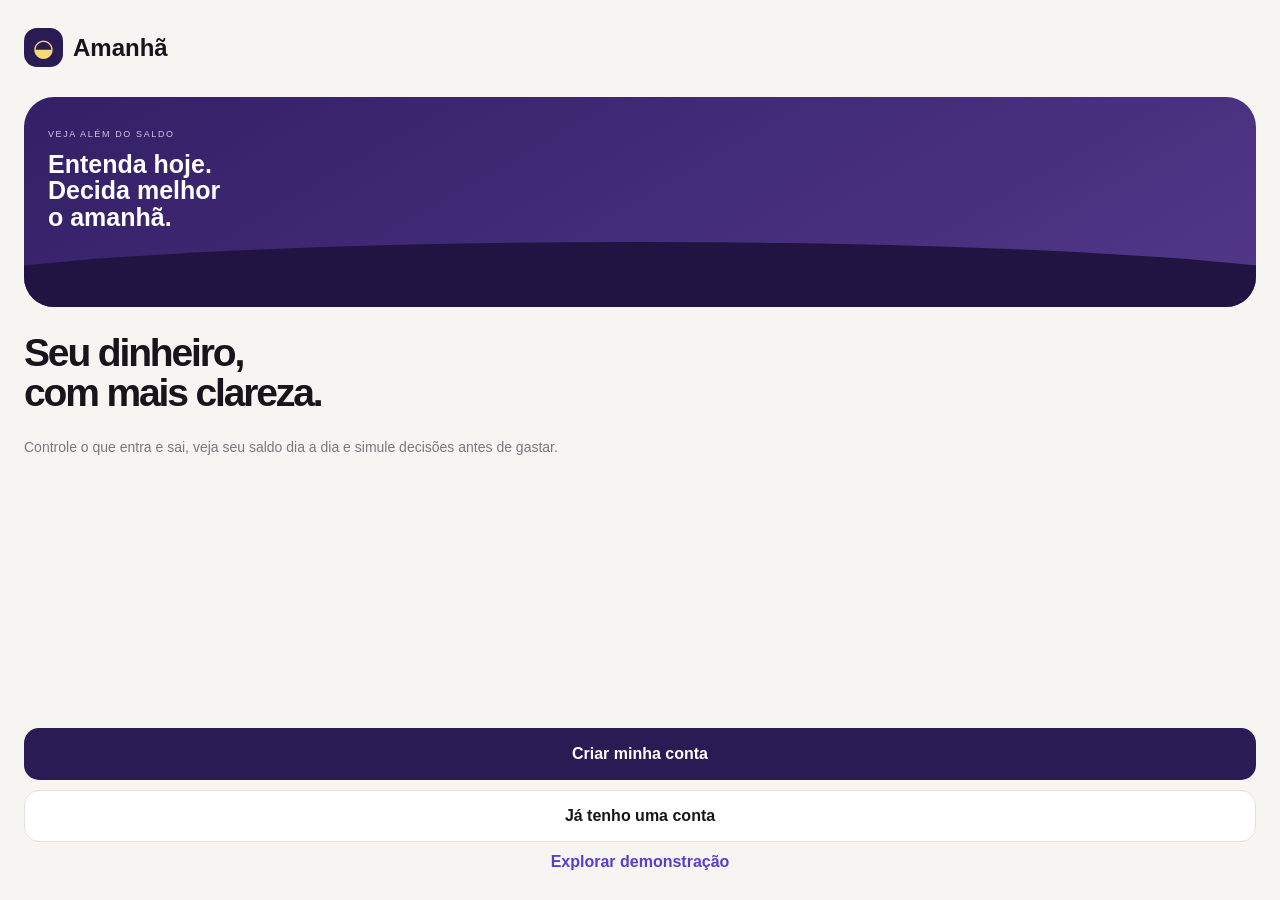
<file: amanha-preview-v11/index.html>
<!doctype html>
<html lang="pt-BR">
<head>
<meta charset="utf-8">
<meta name="viewport" content="width=device-width,initial-scale=1,viewport-fit=cover">
<meta name="theme-color" content="#2b1b55">
<title>Amanhã — V11</title>
<link rel="stylesheet" href="styles.css">
</head>
<body>
<section id="auth" class="auth show">
  <div class="auth-screen active" data-auth="welcome">
    <div class="brand"><span class="brand-mark">◒</span><b>Amanhã</b></div>
    <div class="brand-art"><div><small>VEJA ALÉM DO SALDO</small><strong>Entenda hoje.<br>Decida melhor<br>o amanhã.</strong></div></div>
    <h1>Seu dinheiro,<br>com mais clareza.</h1>
    <p>Controle o que entra e sai, veja seu saldo dia a dia e simule decisões antes de gastar.</p>
    <div class="auth-actions">
      <button class="primary" data-auth-go="signup">Criar minha conta</button>
      <button class="secondary" data-auth-go="login">Já tenho uma conta</button>
      <button class="link" data-demo>Explorar demonstração</button>
    </div>
  </div>

  <div class="auth-screen" data-auth="login">
    <button class="back" data-auth-go="welcome">‹</button>
    <div class="eyebrow">BEM-VINDO DE VOLTA</div>
    <h2>Entrar no Amanhã</h2>
    <p>Continue de onde parou.</p>
    <label>E-mail<input value="demo@amanha.app"></label>
    <label>Senha<input type="password" value="12345678"></label>
    <button class="link right" data-auth-go="forgot">Esqueci minha senha</button>
    <button class="primary" data-login>Entrar</button>
    <p class="center">Ainda não tem conta? <button class="link" data-auth-go="signup">Criar conta</button></p>
  </div>

  <div class="auth-screen" data-auth="signup">
    <button class="back" data-auth-go="welcome">‹</button>
    <div class="eyebrow">COMECE AGORA</div>
    <h2>Crie sua conta</h2>
    <p>Depois montamos seu primeiro Horizonte.</p>
    <label>Nome<input id="signupName" value="Geovane"></label>
    <label>E-mail<input value="demo@amanha.app"></label>
    <label>Senha<input type="password" value="12345678"></label>
    <button class="primary" data-auth-go="verify">Continuar</button>
  </div>

  <div class="auth-screen auth-center" data-auth="verify">
    <div class="ok purple">✉</div>
    <h2>Confira seu e-mail</h2>
    <p>Para testar, use <b>123456</b>.</p>
    <label>Código<input value="123456" class="code"></label>
    <button class="primary" id="startOnboarding">Confirmar e continuar</button>
  </div>

  <div class="auth-screen" data-auth="forgot">
    <button class="back" data-auth-go="login">‹</button>
    <div class="eyebrow">RECUPERAÇÃO</div>
    <h2>Esqueceu a senha?</h2>
    <p>No app real enviaremos um link para seu e-mail.</p>
    <label>E-mail<input value="demo@amanha.app"></label>
    <button class="primary" data-auth-go="reset">Enviar link</button>
  </div>

  <div class="auth-screen auth-center" data-auth="reset">
    <div class="ok">✓</div>
    <h2>Link enviado</h2>
    <p>Fluxo demonstrativo concluído.</p>
    <button class="primary" data-auth-go="login">Voltar para entrar</button>
  </div>
</section>

<section id="onboarding" class="onboarding">
  <header><div class="brand"><span class="brand-mark">◒</span><b>Amanhã</b></div><small id="onCount">1 de 4</small></header>
  <div class="progress"><i id="onProgress"></i></div>
  <div class="on-step active" data-on="0">
    <div class="eyebrow">SEU PONTO DE PARTIDA</div><h2>Quanto você tem hoje?</h2>
    <p>Use o saldo das contas que fazem parte do seu dia a dia.</p>
    <label>Saldo atual<input id="onBalance" type="number" value="1500"></label>
  </div>
  <div class="on-step" data-on="1">
    <div class="eyebrow">O QUE ENTRA</div><h2>Sua renda principal</h2>
    <label>Renda mensal<input id="onIncome" type="number" value="5000"></label>
    <label>Dia que recebe<input id="onIncomeDay" type="number" value="5"></label>
  </div>
  <div class="on-step" data-on="2">
    <div class="eyebrow">O QUE JÁ ESTÁ NO CAMINHO</div><h2>Compromissos mensais</h2>
    <div id="commitments">
      <div class="commit"><input value="Aluguel"><input type="number" value="1800"><input type="number" value="7"><button>×</button></div>
      <div class="commit"><input value="Internet"><input type="number" value="120"><input type="number" value="10"><button>×</button></div>
    </div>
    <button class="secondary compact" id="addCommit">+ Adicionar compromisso</button>
    <label>Orçamento flexível<input id="onFlex" type="number" value="1800"></label>
  </div>
  <div class="on-step" data-on="3">
    <div class="eyebrow">DINHEIRO PROTEGIDO</div><h2>Reserva Protegida</h2>
    <label>Valor atual<input id="onReserve" type="number" value="500"></label>
    <label>Meta<input id="onReserveTarget" type="number" value="10000"></label>
  </div>
  <footer><button class="secondary" id="onBack">Voltar</button><button class="primary" id="onNext">Continuar</button></footer>
</section>

<main id="app" class="app hidden">
  <div id="content"></div>
  <nav class="bottom">
    <button data-tab="home"><span>⌂</span>Início</button>
    <button data-tab="horizon"><span>◒</span>Horizonte</button>
    <button id="plus" class="plus">＋</button>
    <button data-tab="cards"><span>▣</span>Cartões</button>
    <button data-tab="profile"><span>○</span>Perfil</button>
  </nav>
</main>

<section id="sheet" class="sheet">
  <div class="sheet-panel">
    <header class="sheet-head"><div><div id="sheetEye" class="eyebrow"></div><h2 id="sheetTitle"></h2></div><button class="close" data-close>×</button></header>
    <div id="sheetBody"></div>
  </div>
</section>
<div id="toast" class="toast"></div>
<script src="app.js"></script>
</body>
</html>
</file>
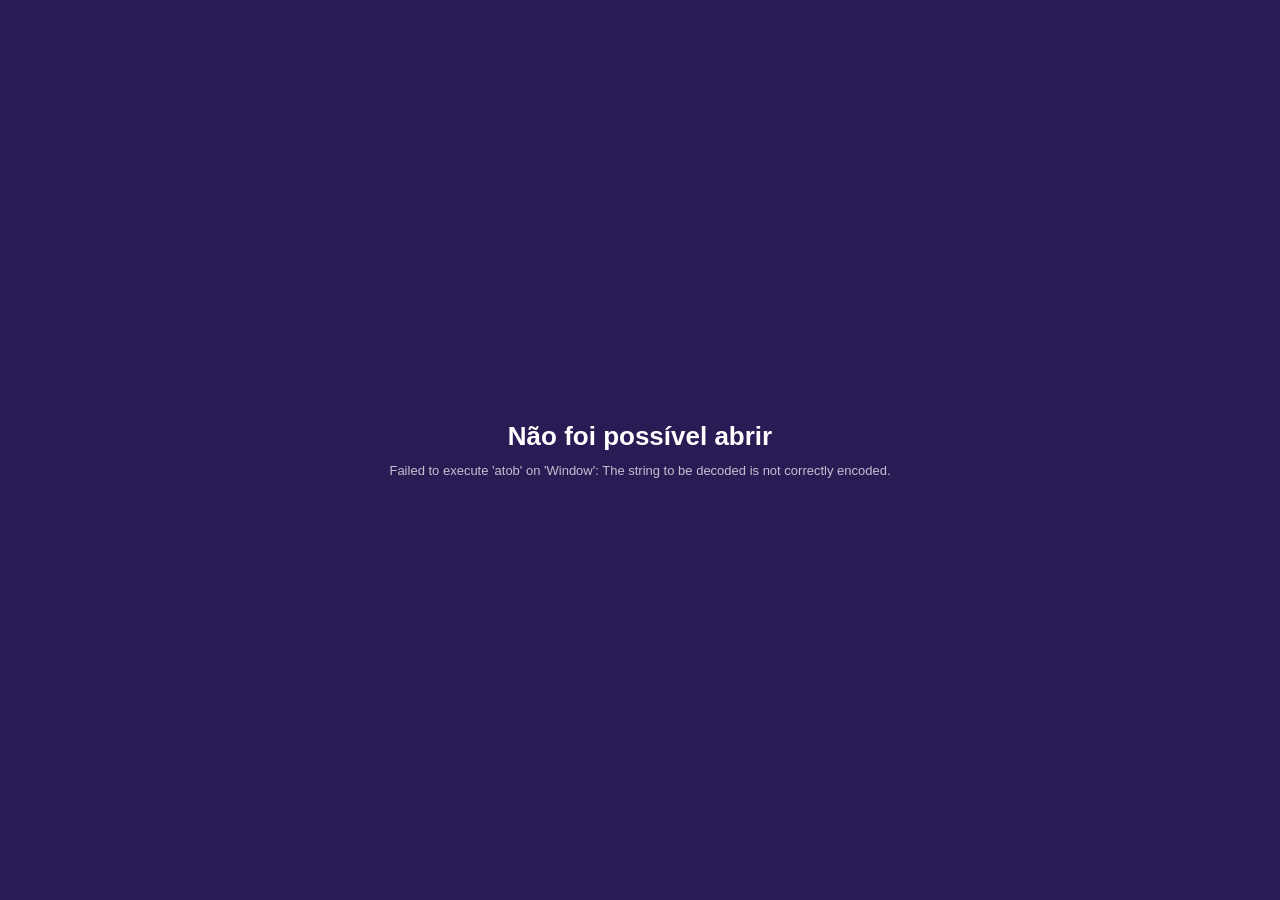
<file: amanha-preview/index.html>
<!doctype html>
<html lang="pt-BR">
<head>
<meta charset="utf-8">
<meta name="viewport" content="width=device-width,initial-scale=1,viewport-fit=cover">
<meta name="theme-color" content="#2A1B55">
<title>Amanhã — V10 Full Test</title>
<style>
html,body{margin:0;height:100%;background:#2A1B55;font-family:-apple-system,BlinkMacSystemFont,"Segoe UI",sans-serif}
#boot{height:100%;display:grid;place-items:center;color:#fff;text-align:center;padding:24px;box-sizing:border-box}
#boot b{display:block;font-size:26px;margin-bottom:9px}#boot span{opacity:.72;font-size:13px}
</style>
</head>
<body>
<div id="boot"><div><b>Amanhã</b><span>Carregando protótipo completo…</span></div></div>
<script>
(async()=>{
  try{
    const b64="H4sIAClLnGoC/9S9aW8k6Zkg9p2/IpaldpHTmVkRkTdZRU0yD6nWdU1Vd88IgtATzAySoc7MSOXBqmoOAS1srD3G2AZ21pA/jIHVCvBiBphP8sLwfOU/0S/Z53neI94rjmRVa2Qd3cyIN97zeZ/7ePpvRq+HX/3szdi73i7mZwdP8V/ePFpePTtcbevnbw/xWRzNzg487+ki3kbe9Dpab+Lts8Ovv5rUe4fek+zVMlrEzw5vkvj9Kl1vD71putzGS2j6Ppltr5/N4ptkGtfpR81Llsk2ieb1zTSax8+Chl/zxJf1y2T7bJrexGtH99vreBHXp+k8XSsjPAoHwXm77Wg/izfTdbLaJulSaT9YRMvr+995f/j1f/RW63R7//ttskrh/WI1j7cpfHsTX93/9iae4zMv2uFnyTS6/y/3v0tr1M86ncc176fpOvkee/Vmyf1v10nqxd7zxSqaYiepx8dpOCYW4auofrFL5jNlZjeBX7/czef1bbzZ1kM/7NT9ft2XS9sm23l8ps7/m8D3JvCF9xV8AU/+s/dmnc52MIEhX87TJ+wr/H6z/Yh/nazTdHsLD+r11W4NrU4etc+b56PgVHlWn0Xr704ehaPgvNPXXoQnj7rD9nAyYU/nsF3LWbw+eXQ+GrTMp/VNerk9eTQJx2Px6modx0voORy222PlEW86Hkz6E589X8czeDBpN9vZA9HjZOKLZtHiAsefdIa9zrnyKGvaG3fZ84v5DpbbGnWHEz52soRlBoNgFPJPF3DgMGw36HZ7A76aZAlfjfswNz7kZre+jKYxdT4RK7u4gt89+O+QN7qOZun7E98L/NUHr4n/WF9dREetXq3ZqvW7tYbfO+YLi2bJbnMShqsPpwd3B392e5F+qG+S75Pl1clFusadhCd3B3hJby+i6XdX63S3xN0Z44bdHVyks4+3i2h9lSxP/NNLAKn6ZbRI5h9P6tEKj23zcbONF7VzWMt3L6PpO/o5gXa1w3fxVRp7Xz8/rD0HSFzX3qYX6TatbaLlpr6J18nlqTIi7kW0hiODGQPUHgUtfxZf1R5N2pNgMoF/tybdyfnxKV3Tk5tofUR7fHy6SJb16zi5ut6eBL5/cw1z3m236bKWLFe77S1O+SRZXsN4W/HqlnUinzY2N1f1zQr+jm9X6SbBm30SXWzSOZzZKWKNyzls+HUym8VLaA4rh0OI5/NbwjwnMIUjGPuLWgsPw5zS7Ob6VOwgXvtUXTZbyMXV8akceB3Po21yE5+uotkMDype3hxtosu4Hq3jCBYNuLK+TVfHXtCDowdkN4XRW/Dnl56rKWz6Nl0cH5/S2QvY8b2OA3CC1rFjvTDYRbS+5Uvqwqins2SzmkcfTy7n8YfTaJ5cLeuwe4vNyTTGsz795W6zTS4/1jkSOtkA/orrF/H2PVzJ06todRIATELfF+toOavP0+l3u9VtWa/0HUz7TvvM2wDmXF7Jry/wMYNVAPX4JIQvThG+5KGY3y8iOEv9cxXO6OoeKz3iHPiZ4kmctLMpwdPvOFi08NbxIelvfuP4pWz7XzgOXYENbAfkTF6JabKezmMv2nrwqddqfwG3YjJuD0I4zKD1RW0LE4B9XkNbL2h/cVyDzU+m2feXa6A7YUD3Sm0LXze/qLGlCmR8jD16vVDvtdf8woYPvvB1Gs0ct2ceA67swuLXDHhoGxAgT/rZ7gTK7uB+IjDD98nMe38NAGBvHO0AAPEpze4yXS+A+myjbXxUb8HyjsWkNrulY07seJTx+87DUfEh22i2GnxHs8R/y/HprzlNARrU8B/H7O7UgXTD+BsdvBGWewg3CRxTnSOmQsA5CeS2sMNCmD5Wp+naraClXNerdTI7hb/gLmoXy4bD6W69gQuwShNsoM3SA3RZa7BTrANbw34DH7IGaMN2/AEAygK6Vx8Bi6b8/NUumX6n/F6n7+vT6/gGbnOtsYHj3AGhgF5X7HW629ItzmbB94suON8v+vsymc9PlukyPkXU8F18AqtBAB7ipebPGNd4EjR64gF2PoVTob1UH/4SNoE9vWssU8BrwLbhbtVnwPDY4JVBOkIJ/psN1c1m2S0DOOM2CggI9YuBpGuKTI4ELVp0tEwWNMET9vb50muE7Y0XR5v4jn/RQKC8iXWsd/fn38UfL9fATG488ektoo3bFPB3sv140mi7QP5nRwBkx3fbVLYLlGY4pzuYKrJjWyBot4Kw4TXHFSGI3jXij/EFQABR7Pp7tk89389op+818WwzLExol5Bzja+qTlypt4LfMV26Oooa+HsVLYHzXt3aeP1OTgxei8GUh2yEW2XcJlEuYB7S+jRaz26L2Jhmm7ExPvBTE89HnH0+wT/bhL/bwG5OPGQeju1b/mg8HHeAC9QhJezALogtJM5Ou934D+D0gU2Hg0GpZrdYAhZoNNuXa6/RgX9K8usisQqTwDaJ/UBUNo8u4nkdj6gKncZZss1+1B53gm6gnlwgDlI5ZxArtshcIwTByhp+J17cNbbxB4ZBbvn2+Oo1UYiTGKzT74y6Y7lBvoXJ2Lmlq4/edaCBA7ttKp1vImEw5lVv+M12vBBgCS0AMHs2h5ENszJgR2/ZaLVVEA/UfZt02t3wrgGcKbT4KIiEayNy4E5bmEniBTPNqIbYMJwhm4VBRzqOMxOAkCxpTVW5QYOd0zlTkmpCyZz2g1q7Xwv9fq0RAiI0T1PfG4UoIHMs+YvefkTB2vMGys+iY7isKiyr1xF/CNSQri+SrX5VzH3Ah/UYyQo1rq8RO/JRAoUJCIKwjGAYvB47ahKAjxFxtnQG7xifeJ2eeAoC8DH+9Lrw6NEY5NrxGP92iSXaimgFs2TNsO0JQzd7ggAKAsoGnFzEQDbiW9Hy8PDUprEk2iD/VMa3DUBunqjdn/3Z7fcgGc3iD3hL2XOkfeol7eozEgJGMbKgs9e+IrGiVJAAeOG8E6Lu2wrIfB2v4mh7FNaCy/Vxdos4FkFY8YCA8U4ZhfoEBpI4KgngyE0STqYzPkGGWJN3m6F5nzuIT3oOJUWrbV9nZdJOsSzbun4VEtLKEDWhFd9rK+i13R50esaYxaIkgwztA2AsTubRZgucazKf5X/py4E1WDClSIWNVvhllVfmCKKp4LemfRGqsP3aaMTwqGOKB9nI7MmtxaZmejZBUh4Fo/55a6IPME3X0Vzrj57Y/Ql1nK7tWROvpnbI7qA6ZfFEGYM9sgfRVIn6SPxu64Ohik/rGB8YOrNJE7g1tSdsY/RDKkR1zvyB0jM9sWecKR/lNo/b/UEAIDyLllcoO8PFvDX37N8kC1SBR0vUdBEbfJtz4/PwgwZYvGP6cawRPh0B6UgA7z/yqi4kcKcx68UU061H0ggOkSSQHtdbcbm4woFpjjTB4Do0lJvyljvYvqCNDKkuWIjPW4RcfIPHvWugWrSIb7MZWAd5UTCcwUPr6FOeRpuoCtpV4ON1tFI5F0t9Q2i2To1vJb9EuGgOa4v1N2GL3mRdqxwXdp/pPb841WVLTaK/dWArCUsIhkFoahnxsPtuocXYFYO/VnEsaVzUiTTeR+slsl1Vrltn0Br4PYegNumMxoOB0fNmN53Gm001fNnunjeHjp6Hg/F41DWIGOlOLQ3JLW4TEyJomdfpgp8eYwL4/srr0GK8h1DTzJONwa46mbu77AsUBXNgOYP1TKun7pc/CSat7MQZxqiq/rUYEOMaZOCoT/bkMllLQq1MzL/TlVWCwnYUCusQiJoVFGvySFDxbwzTSJZTOKKK9HTgt0Ozg/jDKgZGeE8KqnVhKjD2II5aP0DJgQTd6jrTSXPcUi8ngaX8bhEly1vkHdl2+2yzAqNFKUvWtDr9dIV+qPUJoONdqPIB4iYinEQeYpAqERXeqQpMgRPbihSn8J6DcNA5h6UyyeYmvhXn7A/C1kAh2Y1lfBWpLcaTFvxHI+ogDOEAleUHEBu84FI1pxA3wnmDH1RUsDA623lFgCCFtyUWyPkhvl5U0rhNJqNJj/7dHw+P1T4ESOknqrXQdDZ+Lk1BSguIy9DXqCMRJOpSSwU6j/qHFNAAUA8+JsKOxmwOx8NJaOx/v4/[base64]/bN3spZApWa03TQEQtO2dPZVw2sfBSk8SiuEyEyqcty2PBJ3NBuUWfSnIycYFPKKuaLesTiyKmVKMZ6+uLrymXpjrudPmxmQluxD7+QASL/luCwwrct3FhkOMjzRVJ8p+WpGuOBBrRz2OMChGSCtUNI0BbCAaqmP7N32fWRxUXYfeSTf1sJaHVhMZ4uZvwAwXuRbPdBNCoX6N8ZHZzNkptbBb97jE+0G32JDflRkHeE8/zMLws49EedTue8OyjW9Nr9uTBCMc0NXU48QLtnCYduRathU8VRfzi2TbMa/2uwbLmMam/SJg83+s9xKdzi3ByasmJ3qQjVUNEMJLRq2uOggmyrWg/V8+nb9NcQg7PpNJa7Ksx8d+D7uEf9cfMc9kjrIdlGO13uDLo6C9DXt6ABZ6x9MOqE7eZA2VkPgVpIo9lTgSWUJy4cYb7e+/qvkrlDDns0ag97hn5ZsiTFchmTCxTtoNfTPCncNwyXsdyhFmyzt1QZ6neLuWqoPe4vo/ftLsqNNRYbwEURKV6pk2zJEdCp+mHMWsdYeFPrk8xFt/twa6FycD0Xs2advTYcbnJNfeDYMusDg09zucxYPRoqWGULsh1ADSNyXTXUWGxhIMmGKai2wq4jwtqLpyhRQ+ZIIYZ2shJeFktkdsHl9pppG4/CYx17FLVjZ2ZsUUGHFVrmoqlsHjmjPgyD6X1f2P1e3CrbSQ5zlunE6CNvhhfu1enOgiqA6dYAlbTPos11jDr3yTAsR7Tct+C0yJIRPsBVWiHeLinJBLsLoJfMRJM7kHAzyVCz0Ff0NYYFrxWqUVqMXq7pc04HHYingiNInsOLpmjiaJOG1A/qQ13hVgwfep3Awaz7bOb4/0K2q2epqeqhrqg61lz4e+pu2Oiur79G/F52XdAOu04vkzkqjtap7RdMQOQAFQ0jhdyv4q4R3URbuXVthbNrOzi7XiWuVNsejNkp8R7bR7jV+cPQ5xpJuR95+rq21dDQzBWr+APr86rKOX9f5VxjAw/h14Zrga/DW91tVfX46zAVmfaBjbU+DyVr2na26kpXwfZbujTH1FWzsGJGY06EpiPeo0Ew6JyHpg/egeJj7nCz5ipGnznl+9zt2hdD9VQ9F+IG3HceLRNUCJZR4jBQsxe22zXx/0a/wxrM1umqDsuBfQC6s1sf4e06dh+RyuNV56a9oBG0xZ/AXKvngXhUuLKFwLArHvkV9awPc+VDDKWYskheHxZIE10X1TLnqrrzKxQqJHbCai30tU7DpNK6Af+or+a7De+6o0QKdPwy78FPd6oVl2sTzy/F9rEdpSealwop6wLcvByOwOElGzq8ZJs5W6DusEIj8G+4amg0AlDI7tll8iGecT9L37oOQacWNGthF4bLuwshXgUBn60MPoHHirfmODKwRt5qd2hdbrxN4Le/KLdPkhtSj/vqKGKVEkpHe1qCHMSq2oaXU53clrPAumanFvZrnRZzXaYZs0XLZXiNsMcCM4jdEbgrxKBBacfjShNl+xrpKl7e5m6Gjz5V2K5+HS1n89gVV2QBP1MSaHqR/mgwDgWtwn0hpT836rD+/xgeW3IknZAqCjxUYCrNfjjCzrz0nAFdOd4y2hc2Yv7M1DxPC1hFIe6a6Znh3yqFzmqNXZLZHsOYQTf7jLqX6y2LRd0kix1conSdhwU5sJEA4sZPztBegS46vjt4ioX/uNFDk2MHDRlIEGDsTH7sL4YJq3HCzfBTwoT9WtOv9XzAZohfxGbl4qKfHflqOweuKMMGhscac97T+svx4GRsg9FUd9asIi0YHfyA8kKyqFO8OrP5UKTVbZlBcAEs9Ef2WakpoMznpJ8F2nV5+EDWuynVBoqJcS28U/Qv2Kwe7PHKoq/aBiOJk1Q9WZmKh8UXNpj/mfI6muLa664x+Eo7ijMlwyw30XwXb/bQ/LY0za/ejYHsKxg2B/DfYYkG2AiCrMJsr6KPpC7bgux0q3uSwkGrCjWehUTTihux2e5liJtKLQJT67WvjOmclHorFA9oh3La8THZM8txT9HwmkxuujuYh+bvHbVtXC9LykYMwT0YuOMvMxNVcFsegITm+y635XDU7w8KjUUdplmrYI7FO/0gF8SedM/gHZxlNuVqRhLTe1y/VUP471gf4aHWJ62LEutT22F9msXTZIPRA5XdJ0Jm6igjlUbX3nXTGdjQtCahezra3vNtzdMR8cUmhhsxQ18cDG4w1q9iFxIW/NN9iICTDlv4TbWHGffkoHEVL2OKzmK45rbQXa/dln5kfrvdad2Zn3tcrMArt4+cUxVhymi9gnEL3NbNrxyBipgkx9H9RXLFRElGrJRtavoOsltARdsKFbWGuY7nwPjUK3mZlzn0aJRLnFtr3Jz0eo6RmZBAu+1MvKFZaX3n5JUuBPbnxhCHcX44aqKXZEkyjtBwZSwLinc6+/z5Ip4lkXeU+c53kUs/[base64]/815+88YjGoDREqn3Tej92ZMDoHWLlDFK+QxM3xU53IsXZQbgAiSmYYbRKLTMxDqT1WVMFqogKBgPfdD2DMRwOyoXChIm/vELfHKLlEsk/GUTV00/CpdMf++XmCdLwnL72fKNzdbJDboqVgt2y9xe+Xdq9pMS9lZ3TrGDG6uLhcTAOnhedVZSMac+cqnfrPdlbK/ly6P0UCUq6qABu7P9SKxMfKs5G5jBfA5lhZsjNLi4O3WIcl9QyhvodhfndIWFRs4+LqMFoF3U4FQFFoYi8YtPCMe6TOL5rOqIHfkFy1JioUf20haf/Vx+41G71x51RuJLUubU+I9NPIc5FDrHljhuW0dRFO5B8g8euartsUQaZZ4nl+l0t9Fny54J/oev8bwzYHhZU3eyiI5Hk2A8wrwhrJfGdaJJEjleUDpUNtsYJx0DMa6aMqlfihUKNsot9tpeVWJGXEWXryXjUGzaOsoAudHOxHoLdag96uqx3NMv3pHi+HhjwMYmwhgfIY+qhtpPtfqaI02j5dSVaMHpDESebjyFUm6uwK5LZHF8ua/WsTL74BvsQwWtEE9LAVydFKDE5es1z5vnuc4jlvXHzw182KbAGZaZkwMftTG59tKQbDeZRYfnVPW/8OoeRn4f15r9lmHeeRS2Qj+c6FBU7AroMR6oOFmBTE4E0Cyy6fmnXL9Rj4HZ3G4YElQMRo2Qm4l0HwGUAFGL7nEXFlhorYX2mw4ALG1cY3MNyMmVtc82KR/o6Q2W8W5rpG95NGlOMFZQxua1xp2xK6SwBcg1NNIlMGApj2V/NOg0w2bozMIw7A/74kIRS3DrcO8c9YaYW9mgTH3bldPM7PUQVkXIhKpI2GMiYcYkFAhROYSdicQags7v5O4ABaRvmpTbO11epLA9mKAq9tbxZYK5w5fbdOPNYm+3iS4S2MsI/kbxKWucZxKV4Br6FbwuebALy4NI//FamHFs0oX9H/I8iHouy8oOsypnaWotsnUwa6WKXdW3auBPQVZnfEV6hZrAFLOba4ErynzHQmemx/7YFhKbKsrlqg7lepOCpyfNs50AsFQtaIa1RtA5Pq3im6AsnPLlVosoCix2mXyIrN6kSGK/cHpsuz+/NV1Fc3rb296vdlSQtVlrt9nGKz3XqogSMhqZ6VUrngJ+eibMzNrGraKr+GwfA7Sp4ahukCaLtDEp9MlVVMQti3D50lDQk/rgU0MNZi91Za9xVVFj7zhaJfeN0utlDETGbZriPLduEg07BR1odsQKISqn7EFdXhzVeWcvZr9j8/fnlNnQPVFms6fJYeab4EnztFrkX6iPUzUfzL4e4AUTd4fV5jZ/0O230zaooCksXJ8lZZd24nq8qWXlVS+DiFD71DA0gaPNXZRJQAhS9nALHA/H/Uk7v6/[base64]/3gFPcWzSe3IIrA9MmlmIFin9wydjxwUTOdJKKRjmtw6kXRZW4+p8x1XOn25Bpl71tDuzJADyylFaHKB3lhWW7bqNt49tD/HHie902LFCNv3r4efT38yhuN3z3/ySvv7Xjy/NX45fjVV9hmBFIbVWo78dDGma6TaF7zUHmynMbJmhdwS2Zpw3sZL9ONdzh4jqWvGvjxg2eHOhhXWbV2s3PecZVVawWd1sgsq9YZtM6HPbOs2rB/PhJlx8yyamj86Gtl1YJet99ylVUbTTqTQCmrdt5vnb[... ELLIPSIZATION ...]eZJ0ztL0eMW/RTsceq3ahVsc22YyW6GS722VyLs1XkxT31gZMQzowSOIzROdDM5Kh4TvaE+/V+0dFCun8CCFAHC6Hk5XsiWPt4TbYaFz5RKHIheG+gtAmxxGYzL6SklaAZwho379KcyK5sXysCtF7qRZwgQc4/SQPsZ5rMSDilL6Wxd1hXx71k+Qte44BFx9jn6m9DZz/NqOaZsmtgX7ATCD8EKZdgMyIAGmhbz+vzlQT7oqsnvJsPgJYUukMb2MWyMEwmKA3oF6Sb40fKX5A+eXGJsypSfe6xbJMZXOZAw76HkDTzZ1IePxPSkEPlPJvkmfsHMu0fdGRpQStAV17WWlG6RJHDOt6gi/qsOdvcj5HG4or3m5hb9DOb43MrvWBUTmdtRDaw6lo4RCmIIceGvl+Ui97FKW8AcARN6MgrhkGzD4IisrusKBOgZ8AV0ugkyX0mHUfZQnCFkTvLg90vMAsiTg14m+fgMrt2//fEfA9g8uIQoVQWpdJH69L9TlmDPKf2xlGM7JgJftw+mvJhS0gMlwlmCsZhSJ9y0/FAE9Dsrl+c553uurR2viFy7dAxb5OS2ki4XJVyQYpRyWBAKd/BTOgVs1WE6wQSGfIc1493ECNupDIdv8tOCMoQHW8lrfsQ1GB6eUhAy3qEGGUcPJVDWp/8RiAyvdmo+dynmexqldqlJGejieQs/ffxImU+I4j1Iuk6+mIrzomwSYkgZKJvqkfU7M3cjRBrfw5llpLD9+5nEri5tv4HZitcyRb6G671hvSi+blt2ENq4hNIf8BOq4shcavWXnFbFbJczIakHDiugH9lynGehMcdrv+kKqkfxSPmJ7UZW8/3V2hc524bkJiYklnWIsX7z/vXcR8ktLEbcJn6jkS0tRox5ua9BK34mrL+s64Qdnsd1B4IG0uUgJeyBFAA1tfbDOxHn4g/07t6TDeYClWxuwk/1X+3tBa+mxyWcEOxS8MP9r5C3LlXJawx6vd930tmozy0ybg1FiojQQEfzsmRNgu5LZqvCTwr/4I+GpCT0aZtMJIjpYaj3ZJGpx2ujBe1RGNN4ytqQPOD1gIvy9HSMPVNEwTC+VIaQuqO3aImLieSzXKEiWjgGpiTr0uvajvEZv7KKWwgbtSQ/ejPlM7d/79ytc3bOSTyzcfNEtpkKQBKm9jZftH735PmjVy+e/PibJ3+HrgtRv5YdyV3OjY9bnJSxtxRW/YZnJBQe+qiwD7Tms08hirzjyTyL6L7oDty6pCyfvsEzoFVhXDzwjSFf70cfEh8c4gcJh5Qi3lsLP6haJ4C1qrPEmTuXijo4MPZscTMOHFJGWGmXDFjiBxTe5mGf0tvLZFC1Nvf6AY/kr3ELa5hwrD9TzHDT6Bjd7G2wYHNsyXhQUP3braELEbw7HHL/tnO7VjtHw5jMl/Xez/PfJ3jSZHH/Xtqgw3YSaBAgQmGnwoxeAF23LjF1Wjlf/AD4MCsWZKqmYdTZEW3KF9tfUPxouOj+/XkI5wX7A7OpHxQgERu3arSqiK4zs3a7Gc8YXOMYGTldRWtnKm0kLpzhNB7Vihl0DISdpKocprO8wISVpPo37Q/V/gsPNNUDqud2CLYvDDurkN/LBa/T2JjJcGPzLL1qbgvcY63hPj5t64D7mO0vOTAVqVgig9oddO2j1F2/KS/e5RMQuQG1qizNeiPt7KPWXkrXAauwnp+DHVyMWuS6Yvq6eB1cnF33uLqg4yrOl7LwHo6Xp0vKr04eMNN8geFJG1KG2J5e5Jy0YQ7i8BzfdunOYrq4bJjn/nfdLkxy/2530/zMLaNsPdJrC8PLrZ0sQotvpqZ7i3KYNOb2LU6sNq91PiRMrA0QEDBRKw+IaNOsk5039HVuKvN2Dj79k5mCRLncWLQbaKT/+huoelxULgV/ZCbOIByKlSKqarzI+u+Ec3HY+8XAbtu4p/QVZW10DgnFN7SRFe4S3mrKvcMgGifFZZ49YfmrSjbjSX6tQsn1GMb8wPw9RQLp2cbEsQwkUcG/8yv1lX/Cd/4DDX7tT2TsG1vzIkGvZ7uwyJX2FGWSA4oPqsY78ijpObvwTviZyFqvpTeJW/F1zc2EpcqaeGNysX0At7eUFa8Vnkn6pSUeT95AaWFsxCExYr/aNscYIYeTPrh2xxrWUBx8iEf0dFxebMmPAHTTIZMzFF2ZVsS5e5tvD/EKDtFmgcCaD4eXe1uCBJy3EB/ERSbCTtLcMIaxCIBq6Ay8egR/VGQiZCK01y0O7WV3a7gsBI7HgSd67MbupCyvAvhvExeTo40ZgdeTxijs9tjbW6o3gxahziLbzn4dheLkc/+HjX/4NSlh/WkHgjyYffrn0wKjNlWw61wjrX7eqMuiIxMekNWonf75K0OfByX1jzJLw1M6gCRMx+OQPrDM9YhjpNq6I+1wwP1bCjxnCH0Z6JGJ1MutTIVp2irrMT4chfFVns57oXCnNXMg7/1DZy8mPywrbbDFC8/YfpieGlGLkwuLygSA79o07bdmD4CLdR+w3a6YMq1bef5UpieDYexnxmQivZ1p/K1CULi2zdihmJlv+nSGDdOfJU1rVKPNBvycMhBRbcUZmggrvXqEjIokKySxSCJMNodyF8Kwrz89uNftqg+Au1E1P7Yq7HeNGukCRVbEdH3VqJwA/lygmWdoTogg4JGAb+AyKn6r5Pcbhd2vElXq5Buf2F9E1vG+N8f5VexJYg6FlKNcNEF39Ld4solM6MXeBm2V2FzorXX1J9NMVca+42/a+E+trgf+DB3/VfWuxJ4aoE0MZAOZBAwflFFvpg7jSniiXASYKmMmHt5Ecob3qCidCwX0/Ej1XS4XCftxyFTymaHcV5sV9bMHiZhiX+9GBtstHLjoYR+kS54GsSI4ZBZJIKVagChfp/zkkVdBQfeCk/QFZC63CM5SjEDLvlFBNU1n1Vm5qIKrfNEJfpdTyJdgcZZPMErtWYE6MATVvWm+hJsy7tAosCihqibdu15PFqFAGZfQwbyXGfAE9GoSz2BmvYxxhfa0EgAOfTqsuZVZ/Nr2RNDg52J3B7x9n8WcYG/FIbEQQU9iZl2ymg04+CNrGaliRP+1czRrzE1/muoXuJJJwyWV48OoNLpIWPtIJQESbxBj82EJDkELGNg7gSAfhd592uxVlBxcKzkBKw+kN7kceYzvWxqlRW6Mniqd5Aql2qRS1gUmhfP5JS0agXMVWVyLL2ERB4M46PaVWsCOXiyPAiVVfFEcVyvjsd0JvgNfaNmDkP5p0/bKL7gVgxD/SyUqpKXun6RWvE307rhjiZb0Mvm8RHdEhHCqcfsa9uqWsG+PhaFCuGsahI8jGssIMpqJe0v9GOFWb1+rHRyEDwqVxeScxHTM2fxgrxARoWSmSTxOMTzGKO3xyG/P0O7/mAPEynwsMl3KSkcfctx6nuJLdc6wZLKZUHDnDqmSTdJA6n77JklIQJWA0aM44oFZhKZEwJEo3wQYQ4Lkg9T8NTjupbHREriqyHI/UFe1mD6Ugq59KYvpwLDgKaZm9yK4a9/pyWPFh93YlnzYVSZfqNG7QaYWwMAthNEQdb3VN+XtcjIBEdbRfTZXU5FH7QvXVxglsdkdkaVe1/TZ+1tQXGvh30K8z0Y+C2v70F4NCcSnPwOFKC2eBAU/0raizM+o2xJMas9+9BJRLY9RJd3hZxr18DADHDZrfs2ZbfGUszK9XIVa/Wv8oy2ilQ4Z05JGXKBamor/9Y0+bfP6Rj4gsxmsezyW9pi6N7HetuiV5UhSvJEd7VUYMYTA6dBmutjXqK0zyYk2L2SBUHobdZW6h2uK3ID1emxHx5VQyJFzMMUeq4HMXCwbvRW/PWp/AgDxUGYdiwsF2D+dyrVzHi4UbDoSAQiNJyL7cw7FvK7lxeFC0wApn9UED8/joDzBTDLljsxpMFBsFaDuuTMoB+/h3ryBhUkDskZexCeB8G47K07RCcGUHldW57/L8w8Egjfr/oKbqS43S6DCjw6fIa7F+MQQ+/GRxtlQ78kURsdICM1VXi0XJ2Mga+u7yRoGczGcaCDvls8lK3xCtpsqKnCQFmgLRqZpGFoO415/+nMhsjOzVSz80al1jkBpOfc0Zzh7FYwMbYo0tBVmkxjcFCNmFxh5kiw0O8FLHTN7nqfjOEDDV/Rqo2ioRQkYAq1lRWx+vQNBVUxHwLKwmYSIoa0e4DSGrcvZEqSL7DKRghMzB+19KYTN8/MEvh90B6LGe/jV3j+SJKfnyzDa3wwzZj7U/DzaAD27JheHBC/netEmkGq7DUtRMdoIaH4Kq0kWM9QJzWZTHtBtgHSI+aqpHz4D5JGtAn4cn9j54npWAUakM01dcXR7hiB0q/klen7C53U8TrBggKnGuQlp8496/[base64]/pbV0I2OmwSA2HL2vjsTFGdaR2DoZnhktNdyW+rnSHFYrUCfMtdbeMmC1ESD/789ODBEtD12Tw/IQkQPtNLJRRi9Ez8LjNFGN3JGbXRgM4U8Gp5bEXaCCm0ySD6dqbM479WittjWrJ6Zy0v2qOz/BymuGNuw9eFUWzthBIkNTzDOlg6U/[base64]/oqdI+Tnsf8cGN633H2J8dD+KMHRzlUv5gmB8AZgcM5y0qbUdJFV9y4gM2FoeFSPuQyRjdcL1RTkBx5THjfN0QjqP3EDPa1PTojm/IDClSN2JZ6CzSEsrva9tCKsCvouGlHyMypRmu8BjZRDoPGclCZ965NNNWLKhfATiGI2Glt0XwxGjUsVWaEhPVf5OVTFkA7cc6JhV3a7oYo8/YQQKDEqDGzLXUzuceHgcIyE2I0C3lXzob2jFI9ZavR65TcSsfYEshoaOyehDug7bvhZNCQt0Egh0fF9WGAvA7RFdvRunpddkHAR/bou9iVYi6QXK6yApsKffIh1izip8niUHFCwR9aT3GidIkXajZW1iD1GJLdyGL4oMOEuYEGwO7E0d0Solg3z/3/4B3Q0fz3pzlihHotvX8j19S7FKZHeXhv4qFENd8nHfgjHcZX9D6rBYR30xjkXk4mqrRF99cwU+iZ9DzlvV3i6PFz5fLScnGWCmNvwPuXirtZxnsw+vd3KPlzU/ek6qNcSMXrnj1MkJtlYiyavIYSV57dDq+FBuVPMNlzXsGT3iKILuNngSlA37tgvOGvuLWXJg57zvb4Yx7d8hJBZdgORkVk/trplek9U1WGnKSdBTGRnXsLsyM6DN7CKXxx8+l9mdbWB2b5APVORLsFJ6ztGRDV1Ja+yykza1McXr2rSu8iWFQsYYbyVfiEXeSvJEyGevtkpnka0QCZ+nKkWZfRWyzAjpTRZbOhTvmpojAy+ZtV7mF6+VvdJW/fpbmP17HjhMNbBA6qTr/VpqjJ+C/Ep4h7nTPMo9tNGJaQ2yN/wAAnkI+1Uq4kgPEeS6A/xvUMk3BhJH0P18lo+Kk2KEkngneHeWBwI9B3AzgRsMGAQrldSywJyWfexwgZXPyiqnPHl5UFQBHH0WLEqRQJMuW3WmsUiQTjNqRqYPdBPZxAxhsGM/l6jXECAPhpK5bjxk64pdZ0CrKzJ25/3+0Y06+cN3teiY/a/ckkROUcT3E5FW7ZjElt/iJm9FwwzcM6Vth0FetS9XZi0ZlmX97n9l/dQLchPjkK3ieT4fk1mJcJXmRvWXG/E44Nba5knIY4e3Mm3A+M685hjyMEshdk0Tb9Y3DiOvPEamdKtEnZdsbxvMCrP02RQgFeZCX3Lzy5MJRVIjc8/ZNJpNrTs45fIimhV2uUisuvf31e4ei2TIneFrrZLV7mp0aKv/YQWHIXecRzP30pP31fccfRmZzR/T5eLsx5ynCU2zfFL+B/7USWcz6Mj77hQwPqBwWb1gkn7I6U7iNecrWSyqfHxCtxA9wvOsGMFWZ/QkFQcXZ7A35FYOTC06AhIxrtCcJzAAFBEGTKzqSLDUPC3eNeNX/yvjhwmQdhPxKkqYl0Av6IzmMLeFCOusJb/FVInf8/Qigd/4NG9AouYhOE4z4lio6U+ai835Mayhhz7WUJ6AsGk44YT6M1Ps9lerCCHb2o7D8VhtxiE+5as/PRtBlZUZq7IE6vveLb0nj8PDyT/Ox/mpUOdmOWvTy+qrrBwtCRHDlSblEW4yZtnE+NPF6EMYo1rDejdGmpJIEZcYyBwtaIW/Gnwkt6wj/WyJDchCUP7oAApz95UTZZCzXxQZL6NSN6Ze01Un5u6Tq52Mv9s0Nz3EESVGNgZZmSZ0jYszjWXE+tCM7tp5yFR6EySvmjvgtvRoXT9Me4388L1pPbTXcmAxp6ihqw07IxeGwgdtTs1c+AuYmrX34321VncLVlvOkL0g/0Iz3N00Q2Hhc9IIIkrsYElJQMnkhObraJ0mJw36KHsGrhXDyooHufk2Yi0xD9mAZmNL6+JLDafVYdPIgOc9sK+x6t8uAXkA/43xyV/zpb5uuNUyc83vRROd3XctRAieI6/dgMZxXObSNSXRGztNzxv3FL4dCQYB/pT3Tbu0QKHaRKxgaI3Lxk5PS9nnaVnv8rRUPcLn/lYbb6OCpj3eBmESxTNQi80ybtWD3PlaLwaTvg2uM/tBgnLrxsCxwQ/BBy6bkZPhm1xeTI1Fuo5G/a37QbaOVrnO/77uWSXGFU4tGPGpnOcULgYQXJrlneAVRrpCqwt6MxWvtxSoakJ2GSI0UXiTRUucLHfPcffeftXsCO/piP2iN3RE2T6U+xXtnpF+ZaP/okwgSj6MUuQgC/Fkjdcz1RYqrb70fASmbHGY/ZSOxPtIKzzOgVOFu5yFsd8dcsQ66H7AmUW1qfPK8GFHMqEn3YhNal6iR+qqu33cbIsCwybL6ah2852Nsvf3zh2ydTKtwzftMfvoo3WusJnej7ChtFmD7xzKJlBu/[base64]/NvGSxlQIs1uq+2EnkFOtUQrFId3cE93w0XmZ51YLhNMqXa4dCtVR7LmqhRpPvUeYqRtSVLY1UzUAFH7UYUhFTJ5wnKNye8HDGbxoksCLL1KLqu/TY85K6KQoOXB/qagtuWQYNaz5HGUCM1yJ/3rmjEgt0sqIiRacla6lcArqaPG1RICfn0zcZMm2zxCeUcEqYZWFPlIKgd2WEmKEyNuIWP9qLz91bHIlVa1b0e0yajRa7IuyKnooybNhqxYDTGldM+E6sF/7m10M331IC/1Urp5IN4/r51UkxXVbG24gQ6/w57u76UvV8Zn6Az5nsbLzlXDEOzDfuZHf/upP1BDVUjHc9SKCRhYO0T43AwZ8FdPAPImL8p4II0Ysws18QMxu61A5WucSQhqVkSGtM6IAmDR08hmJc7rqR+Ba12b7yet1jSXJr3de+6UleD8Q2fOXJVx/cvl7/OkOvWRm+z8zE+8yqM9ywoHlOMo8ZL6s5/s+6jkgIaVNECucQgHvLYTVzCuUn4ypMy/NyoMUEDAmH0XGJLTFMuoHFRQGiWh5Xi2Kx/PQnrPx7jtcp44cifSzghA1GHgSLqCYVrRQvgj4qxIDyIwTcjka9ZIvc+tZ71Mju7Ey/9S45+AjrOvF5gbSjj/OTdDlG+aWWOjfviAezd8JARs3bCRtx87FqcVAaxzKQcn0UwQC7SEM916i0ds1taYMBXGoxQ6NaiYzomdR6J+JQT5S3UhORqfoap4H75KVBCkkxAfLhRwws8PODNex3KVrD4ZLc0Udaia6vw88bhHHv4W/f/Q3K9ol86Tnf79JrT9g3azx5cfjsuVXPeBGyar48ZGWBXZEi0PQpjCOgEwpfWJxOl7OEA9WEsOPYFRoQcy1s9RaE1OrsXTHJ5wm7HxrRVIB9hb05A8YNJdz10R6xs+fpFWYY8Eb/WxPu0YriiP20ecDPj+BIK+NJJwl3JsL/jPN0jqstl4uWs34Va1Y2DCv6CPKju1MwhuwEL5PaKL1D8Xf3ux6nMKq1zfbx7q0N9Gh2jmGQ8VmVneFb10hvE44PSzIxJSmj46c/V8n1imZhKKEklLIGSjAg2CJyKylA5R5N375aXQmqNA1xBGofREOcrMrj2qwUE/K5Jtz1aENCPfbY4jakCwNGRpWKM3TSrzAGwCKH7e3o3k3p33mstjaczqs8RQgwN5JlfbWXesHNpEwptQcd75qw8zp8WZM5zk+L6cv8QuSItQKLbjjk5rO1cEiHThrwPDIR5qu0txN16HYf1qu+DxY2hWpicFHxwyjohA7ZtClek34DmOTPkAQlTvTAqQhWyCG/BERTzUj9JUiUd2GhBJwtIkMV02KBC9dxqhDzaKMABUFSj2fvlEjPp+sbtyWKgmZ+EmdIMd+NDSmPvTFny+Poujxuxj/wbYsws6xW0xAsceqaS0ZM0LgEmOZzH2xgtjDYdZ3f8keXqzFd2NhBnkwmnUTQ2jBDZpN2T0tCvTLXdaxZflstmRFH9ETh1DTDh2D011msjzXw5sXmlNciN/bGLREVVSYqYPOLkythdGOnL/TiFTS0ztvM6mhg4V5CY6u4ZLut8uzTGkyp2G+4rafl4rOH0LNnGbkinQKzrDc0ykAi832zeo1YpVOpXePKICHL8bnA4ongu6keXvfkgn2rtyofe9HDC843wQFtyWe6FkyrGw1elaMiHf+7DY+HN81oeBkf/9Ofs+IUnYrz6Xkh8vNpScEMkb9F/2NiHqh/k5fQXRhqzGYtptwT6lMpM13tvQKJWarVmrIpfvA8GsxOtxhVAd/stDamYmRmp/VBHUAUQ862GNI0QZr5zBzZlmhWH5NNieqjnmwxqnwiwVFPfNtLLwOzk/qoT4mZ2A4w9Hj2g3h9kTWTB9tO1lK7fLUhUOJXNi8CDR7ssen7Afx1XGZX+O/ZYjI++Or/AYJvcTWh+AIA";
    const raw=Uint8Array.from(atob(b64),c=>c.charCodeAt(0));
    if(!('DecompressionStream' in window)) throw new Error('Browser sem DecompressionStream');
    const stream=new Blob([raw]).stream().pipeThrough(new DecompressionStream('gzip'));
    const full=await new Response(stream).text();
    document.open();document.write(full);document.close();
  }catch(e){
    document.getElementById('boot').innerHTML='<div><b>Não foi possível abrir</b><span>'+String(e.message||e)+'</span></div>';
    console.error(e);
  }
})();
</script>
</body>
</html>
</file>
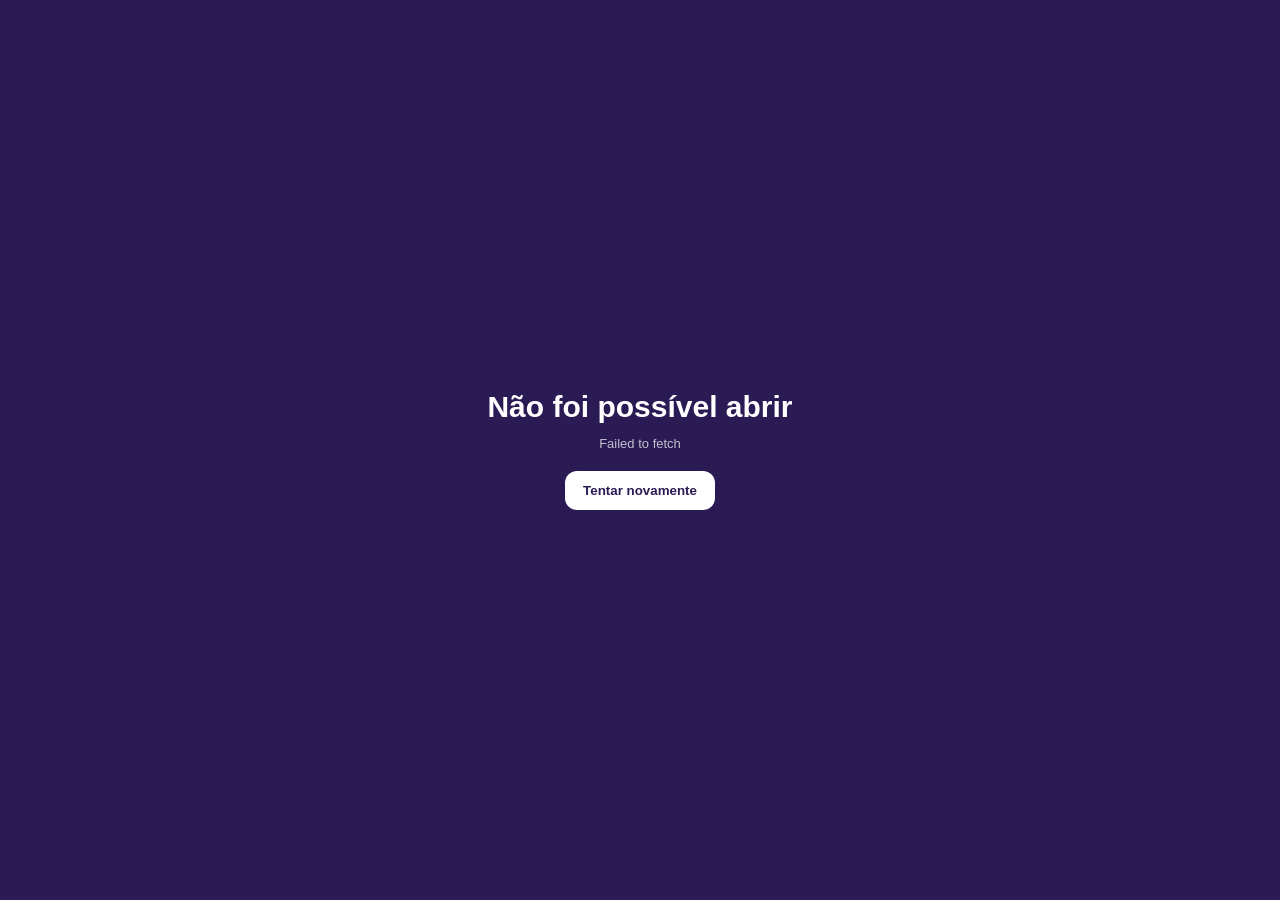
<file: amanha-preview/launch.html>
<!doctype html>
<html lang="pt-BR">
<head>
<meta charset="utf-8">
<meta name="viewport" content="width=device-width,initial-scale=1,viewport-fit=cover">
<meta name="theme-color" content="#2A1B55">
<title>Amanhã — V10 Full Test</title>
<style>
html,body{margin:0;height:100%;background:#2A1B55;font-family:-apple-system,BlinkMacSystemFont,"Segoe UI",sans-serif}#boot{height:100%;display:grid;place-items:center;color:#fff;text-align:center;padding:24px;box-sizing:border-box}.logo{font-size:30px;font-weight:800;margin-bottom:10px}.msg{font-size:13px;opacity:.72;line-height:1.5;max-width:310px}.spinner{width:34px;height:34px;border:3px solid #ffffff33;border-top-color:#fff;border-radius:50%;margin:0 auto 18px;animation:spin .8s linear infinite}.retry{margin-top:18px;padding:12px 18px;border:0;border-radius:12px;background:#fff;color:#2A1B55;font-weight:700}@keyframes spin{to{transform:rotate(360deg)}}
</style>
</head>
<body>
<div id="boot"><div><div class="spinner"></div><div class="logo">Amanhã</div><div class="msg">Preparando o protótipo completo…</div></div></div>
<script>
const SOURCE='https://raw.githubusercontent.com/Gfirminolog95/agendamentomotoboy/17174980e2fa674c51a3ea005d7ba74413fa5d4e/amanha-preview/index.html';
function decodeBase64Safe(input){
  const chars='ABCDEFGHIJKLMNOPQRSTUVWXYZabcdefghijklmnopqrstuvwxyz0123456789+/';
  input=String(input||'').replace(/[^A-Za-z0-9+/=]/g,'');
  const out=[];
  for(let i=0;i<input.length;i+=4){
    const c1=chars.indexOf(input[i]);
    const c2=chars.indexOf(input[i+1]);
    const c3=input[i+2]==='='?-1:chars.indexOf(input[i+2]);
    const c4=input[i+3]==='='?-1:chars.indexOf(input[i+3]);
    if(c1<0||c2<0) continue;
    out.push((c1<<2)|(c2>>4));
    if(c3>=0) out.push(((c2&15)<<4)|(c3>>2));
    if(c4>=0) out.push(((c3&3)<<6)|c4);
  }
  return new Uint8Array(out);
}
(async()=>{
  const boot=document.getElementById('boot');
  try{
    const r=await fetch(SOURCE+'?v=2',{cache:'no-store'});
    if(!r.ok) throw new Error('Falha ao carregar o pacote ('+r.status+').');
    const loader=await r.text();
    const m=loader.match(/const b64="([^"]+)"/);
    if(!m) throw new Error('Pacote do protótipo não encontrado.');
    if(!('DecompressionStream' in window)) throw new Error('Este navegador precisa ser atualizado para abrir o preview.');
    const bytes=decodeBase64Safe(m[1]);
    if(bytes.length<1000) throw new Error('Pacote incompleto.');
    const stream=new Blob([bytes]).stream().pipeThrough(new DecompressionStream('gzip'));
    const app=await new Response(stream).text();
    const ok=app.includes('Amanhã — V10 Full Test')&&app.includes('data-auth-screen="login"')&&app.includes('id="screen-horizon"')&&app.includes('id="screen-cards"')&&app.includes('id="screen-profile"');
    if(!ok) throw new Error('Falha na validação do protótipo.');
    document.open();document.write(app);document.close();
  }catch(err){
    console.error(err);
    boot.innerHTML='<div><div class="logo">Não foi possível abrir</div><div class="msg">'+String(err&&err.message?err.message:err)+'</div><button class="retry" onclick="location.reload()">Tentar novamente</button></div>';
  }
})();
</script>
</body>
</html>
</file>
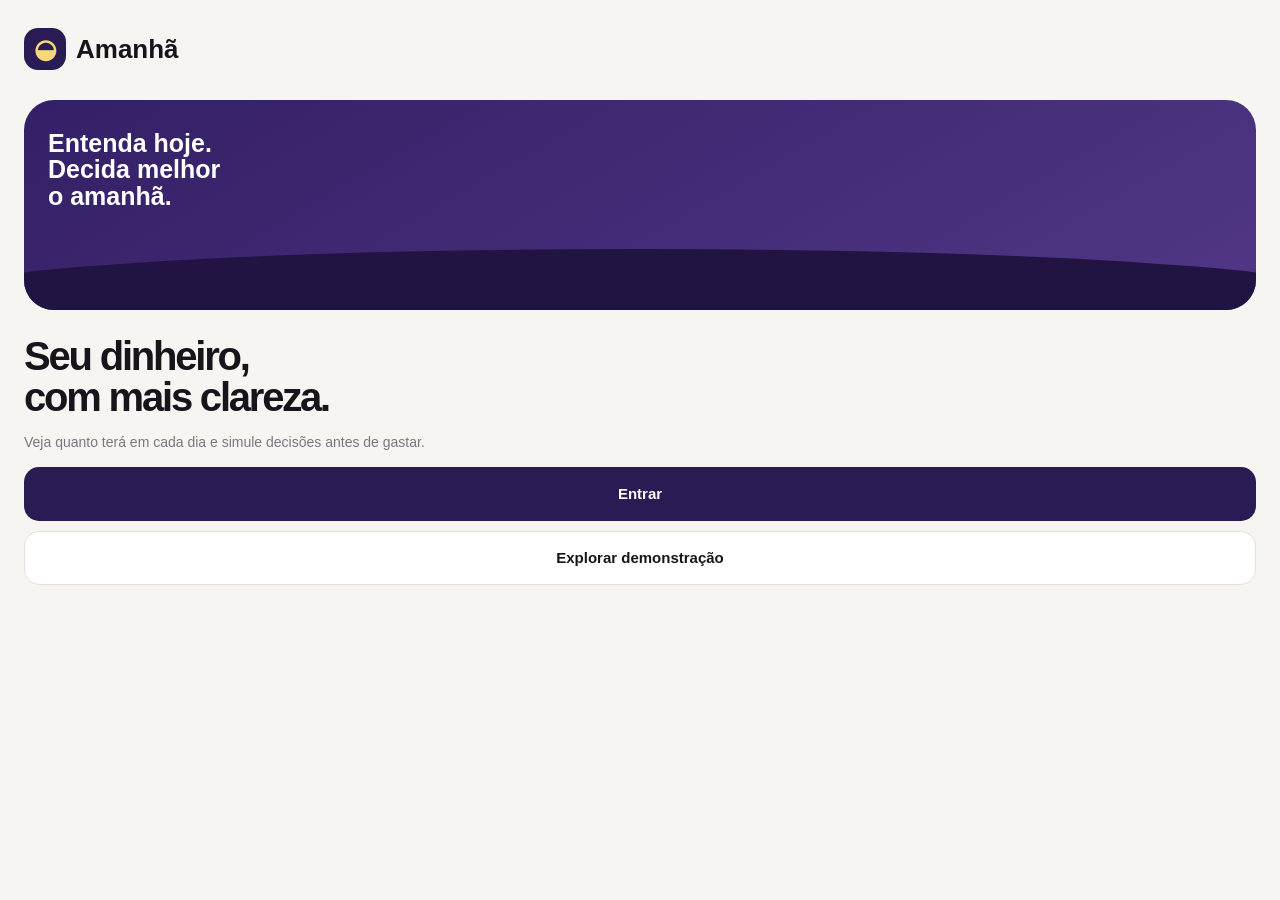
<file: amanha-preview/public-v11.html>
<!doctype html><html lang="pt-BR"><head><meta charset="utf-8"><meta name="viewport" content="width=device-width,initial-scale=1,viewport-fit=cover"><meta name="theme-color" content="#2b1b55"><title>Amanhã — Preview público</title><style>:root{--p:#2b1b55;--bg:#f7f5f2;--ink:#17151b;--muted:#7c7680;--line:#e5e0da;--g:#e2f5e7;--gt:#17653e;--y:#fff0c9;--yt:#a56b00;--r:#fde0e4;--rt:#b72437}*{box-sizing:border-box}html,body{margin:0;min-height:100%;font-family:-apple-system,BlinkMacSystemFont,"Segoe UI",sans-serif;background:var(--bg);color:var(--ink)}button,input{font:inherit}.auth{position:fixed;inset:0;background:var(--bg);z-index:50;padding:max(28px,env(safe-area-inset-top)) 24px max(28px,env(safe-area-inset-bottom));display:flex;flex-direction:column}.logo{display:flex;align-items:center;gap:10px;font-size:26px;font-weight:800}.mark{width:42px;height:42px;border-radius:14px;background:var(--p);display:grid;place-items:center;color:#f5d879}.heroart{margin:30px 0 26px;height:210px;border-radius:30px;background:linear-gradient(150deg,#332066,#513786);position:relative;overflow:hidden;color:#fff}.heroart:after{content:"";position:absolute;left:-8%;right:-8%;bottom:-34px;height:95px;background:#211443;border-radius:50% 50% 0 0}.heroart strong{position:absolute;left:24px;top:30px;font-size:25px;line-height:1.05;z-index:2}.auth h1{font-size:40px;line-height:1.02;letter-spacing:-.055em;margin:0 0 10px}.auth p{color:var(--muted);line-height:1.5;font-size:14px}.push{margin-top:auto;display:grid;gap:10px}.primary,.secondary{height:54px;border-radius:15px;font-weight:750;font-size:15px}.primary{border:0;background:var(--p);color:#fff}.secondary{border:1px solid var(--line);background:#fff;color:var(--ink)}.link{border:0;background:none;color:#5b3bd1;font-weight:750}.login{display:none}.field{margin:13px 0}.field label{display:block;font-size:10px;font-weight:800;color:#6f6873;margin-bottom:7px}.field input{width:100%;padding:15px 14px;border:1px solid #ddd8d3;background:#fff;border-radius:13px;font-size:16px}.app{display:none;min-height:100vh;padding-bottom:calc(82px + env(safe-area-inset-bottom))}.bottom{position:fixed;left:0;right:0;bottom:0;z-index:20;background:rgba(250,249,247,.96);backdrop-filter:blur(18px);border-top:1px solid var(--line);height:calc(74px + env(safe-area-inset-bottom));padding:7px 12px env(safe-area-inset-bottom);display:grid;grid-template-columns:1fr 1fr 64px 1fr 1fr;align-items:center}.bottom button{border:0;background:none;color:#8d8790;font-size:10px;display:flex;flex-direction:column;align-items:center;gap:4px}.bottom .ic{font-size:24px}.bottom button.active{color:var(--p)}.bottom .plus{width:58px;height:58px;border-radius:18px;background:var(--p);color:#fff;font-size:32px;margin-top:-24px;justify-self:center}.page{padding:max(20px,env(safe-area-inset-top)) 20px 24px}.top{display:flex;justify-content:space-between;align-items:center;margin-bottom:20px}.eyebrow{font-size:10px;font-weight:800;letter-spacing:.14em;color:#8d8790}.title{font-size:30px;font-weight:830;letter-spacing:-.045em;margin:4px 0}.circle{width:42px;height:42px;border-radius:50%;border:1px solid var(--line);background:#fff;font-size:22px}.hero{background:var(--p);color:#fff;border-radius:28px;padding:24px;margin:18px 0}.hero small{font-size:9px;letter-spacing:.16em;color:#d3c8e7;font-weight:800}.hero h2{font-size:44px;margin:10px 0 7px;letter-spacing:-.055em}.hero p{font-size:13px;color:#d6cee5;line-height:1.45}.hero .secondary{width:auto;padding:0 16px;background:#ffffff16;border-color:#ffffff33;color:#fff}.metrics{display:grid;grid-template-columns:1fr 1fr;border-top:1px solid var(--line);border-bottom:1px solid var(--line)}.metric{padding:15px 0}.metric:nth-child(odd){padding-right:12px;border-right:1px solid var(--line)}.metric:nth-child(even){padding-left:12px}.metric:nth-child(-n+2){border-bottom:1px solid var(--line)}.metric small{font-size:9px;color:#918b94;letter-spacing:.1em}.metric b{display:block;font-size:20px;margin-top:5px}.section{padding-top:24px}.section h3{font-size:21px;margin:0 0 12px}.quick{display:grid;grid-template-columns:1fr 1fr;gap:10px}.quick button{background:#fff;border:1px solid var(--line);border-radius:17px;padding:15px;text-align:left}.quick b{display:block}.quick small{color:var(--muted)}.monthnav{display:grid;grid-template-columns:46px 1fr 46px;gap:8px;align-items:center;background:#ece8e3;border-radius:18px;padding:6px;margin:12px 0 17px}.monthnav button{height:43px;border:0;background:#fff;border-radius:13px;color:var(--p);font-size:25px}.monthnav strong{text-align:center;font-size:17px}.today{grid-column:1/-1;background:none!important;height:22px!important;font-size:10px!important;color:#5b3bd1!important;font-weight:800}.week,.cal{display:grid;grid-template-columns:repeat(7,1fr);gap:5px}.week span{text-align:center;font-size:9px;color:#938d96;padding:4px 0 7px}.cell{min-height:72px}.cell.blank{visibility:hidden}.cell button{width:100%;height:100%;min-height:70px;border:0;border-radius:13px;background:#fff;padding:8px 2px;color:var(--ink)}.cell strong{font-size:14px;display:block}.cell em{font-style:normal;font-size:8px;display:block;margin-top:8px;color:var(--muted);font-weight:700}.cell.g button{background:var(--g)}.cell.g strong,.cell.g em{color:var(--gt)}.cell.y button{background:var(--y)}.cell.y strong,.cell.y em{color:var(--yt)}.cell.r button{background:var(--r)}.cell.r strong,.cell.r em{color:var(--rt)}.cell.todayday button{box-shadow:inset 0 0 0 2px var(--p)}.legend{display:flex;justify-content:center;gap:14px;color:var(--muted);font-size:9px;margin:11px 0 16px}.legend i{width:8px;height:8px;border-radius:50%;display:inline-block;margin-right:5px}.legend .a{background:#75c58d}.legend .b{background:#e0b448}.legend .c{background:#e7707c}.strip{display:grid;grid-template-columns:repeat(3,1fr);border:1px solid var(--line);border-radius:19px;background:#fff;overflow:hidden}.strip div{padding:14px 7px;text-align:center;border-right:1px solid var(--line)}.strip div:last-child{border:0}.strip small{font-size:8px;color:#8e8891}.strip b{display:block;margin-top:5px}.simulate{width:100%;margin-top:14px;min-height:54px;border-radius:17px;border:1px solid #d9cdf0;background:#f0eafb;color:var(--p);font-weight:800}.list{border-top:1px solid var(--line)}.row{display:grid;grid-template-columns:1fr auto;gap:10px;padding:15px 0;border-bottom:1px solid var(--line)}.row small{display:block;color:var(--muted);font-size:10px;margin-top:3px}.in{color:#16965c}.out{color:#d84a4a}.cardbox{background:#fff;border:1px solid var(--line);border-radius:22px;padding:18px;margin:12px 0}.cardbox h3{margin:0}.menu{display:grid;gap:0;background:#fff;border:1px solid var(--line);border-radius:20px;overflow:hidden}.menu button{border:0;border-bottom:1px solid var(--line);background:#fff;padding:16px;text-align:left;display:flex;justify-content:space-between}.menu button:last-child{border:0}.sheet{position:fixed;inset:0;z-index:60;background:#0006;display:none;align-items:flex-end}.sheet.open{display:flex}.panel{width:100%;max-height:87vh;background:var(--bg);border-radius:28px 28px 0 0;padding:20px 20px calc(24px + env(safe-area-inset-bottom));overflow:auto}.sheethead{display:flex;justify-content:space-between;align-items:center}.sheethead h2{margin:2px 0 15px;font-size:26px}.close{width:38px;height:38px;border-radius:50%;border:0;background:#ece8e3;font-size:22px}.actions{display:grid;gap:9px}.actions button{padding:16px;border:1px solid var(--line);background:#fff;border-radius:15px;text-align:left}.actions b{display:block}.actions small{color:var(--muted)}.toast{position:fixed;left:50%;bottom:96px;transform:translateX(-50%);background:#17151be8;color:#fff;padding:10px 14px;border-radius:12px;font-size:11px;z-index:80;display:none;white-space:nowrap}.toast.show{display:block}</style></head><body><section class="auth" id="auth"><div id="welcome"><div class="logo"><div class="mark">◒</div>Amanhã</div><div class="heroart"><strong>Entenda hoje.<br>Decida melhor<br>o amanhã.</strong></div><h1>Seu dinheiro,<br>com mais clareza.</h1><p>Veja quanto terá em cada dia e simule decisões antes de gastar.</p><div class="push"><button class="primary" onclick="showLogin()">Entrar</button><button class="secondary" onclick="demo()">Explorar demonstração</button></div></div><div class="login" id="login"><button class="circle" onclick="backWelcome()">‹</button><h1 style="margin-top:26px">Entrar no Amanhã</h1><p>Use dados fictícios neste protótipo.</p><div class="field"><label>E-mail</label><input value="demo@amanha.app"></div><div class="field"><label>Senha</label><input type="password" value="12345678"></div><button class="primary" style="width:100%;margin-top:10px" onclick="demo()">Entrar</button><button class="link" style="width:100%;margin-top:10px">Esqueci minha senha</button></div></section><main class="app" id="app"><div id="content"></div><nav class="bottom"><button data-tab="home"><span class="ic">⌂</span>Início</button><button data-tab="horizon"><span class="ic">◒</span>Horizonte</button><button class="plus" id="plus">＋</button><button data-tab="cards"><span class="ic">▣</span>Cartões</button><button data-tab="profile"><span class="ic">○</span>Perfil</button></nav></main><div class="sheet" id="sheet"><div class="panel"><div class="sheethead"><div><div class="eyebrow" id="sheetEye"></div><h2 id="sheetTitle"></h2></div><button class="close" onclick="closeSheet()">×</button></div><div id="sheetBody"></div></div></div><div class="toast" id="toast"></div><script>const $=s=>document.querySelector(s),$$=s=>[...document.querySelectorAll(s)];const months=['Janeiro','Fevereiro','Março','Abril','Maio','Junho','Julho','Agosto','Setembro','Outubro','Novembro','Dezembro'];let tab='home',yr=2026,mo=8;const state={balance:1500,reserve:500,income:5000,incomeDay:5,flex:1800,cards:[{name:'Nubank',bill:720,due:10,limit:6000},{name:'Inter',bill:340,due:18,limit:4500}],tx:[{name:'Renda principal',v:5000,d:5,t:'in',rec:true},{name:'Aluguel',v:-1800,d:7,t:'out',rec:true},{name:'Internet',v:-120,d:10,t:'out',rec:true},{name:'Vídeo game 1/5',v:-720,d:10,t:'out',rec:true},{name:'Academia',v:-99,d:15,t:'out',rec:true}]};function fmt(v){return v.toLocaleString('pt-BR',{style:'currency',currency:'BRL'})}function short(v){if(Math.abs(v)>=1000)return 'R$ '+(v/1000).toFixed(1).replace('.',',')+'k';return 'R$ '+Math.round(v)}function showLogin(){$('#welcome').style.display='none';$('#login').style.display='block'}function backWelcome(){$('#login').style.display='none';$('#welcome').style.display='block'}function demo(){$('#auth').style.display='none';$('#app').style.display='block';render()}function days(y,m){return new Date(y,m+1,0).getDate()}function monthStart(y,m){let bal=state.balance;let curY=2026,curM=8;if(y===curY&&m===curM)return bal;let step=(y*12+m)-(curY*12+curM);let sign=step>0?1:-1;for(let k=0;k<Math.abs(step);k++){bal+=sign*(state.income+state.tx.filter(x=>x.rec&&x.t==='out').reduce((a,x)=>a+x.v,0)-state.flex)}return bal}function daily(y,m){let bal=monthStart(y,m),out=[],n=days(y,m);for(let d=1;d<=n;d++){let items=state.tx.filter(x=>x.rec&&x.d===d);for(const x of items)bal+=x.v;bal-=state.flex/n;out.push({d,b:bal,items})}return out}function nextIncomeDays(y,m,d){if(d<state.incomeDay)return state.incomeDay-d;return days(y,m)-d+state.incomeDay}function tone(b,y,m,d){let dd=Math.max(1,nextIncomeDays(y,m,d));let need=state.flex/30*dd+250;if(b<0||b<need*.7)return'r';if(b<need*1.35)return'y';return'g'}function metrics(){const a=daily(yr,mo),min=Math.min(...a.map(x=>x.b));return{min,free:min-reserve}}function nav(){const map={home:0,horizon:1,cards:3,profile:4};$$('.bottom button').forEach(b=>b.classList.remove('active'));const b=$$('.bottom button')[map[tab]];if(b)b.classList.add('active')}function render(){nav();if(tab==='home')home();if(tab==='horizon')horizon();if(tab==='cards')cards();if(tab==='profile')profile()}function home(){const m=metrics();$('#content').innerHTML=`<section class="page"><div class="top"><div class="logo"><div class="mark">◒</div>Amanhã</div><button class="circle">?</button></div><div class="eyebrow">OLÁ, GEOVANE</div><div class="title">Sábado, 5 de setembro</div><div class="hero"><small>DINHEIRO LIVRE • 30 DIAS</small><h2>${fmt(m.free)}</h2><p>É a menor folga disponível no seu Horizonte, sem usar a Reserva Protegida.</p><button class="secondary" onclick="tab='horizon';render()">Ver Horizonte</button></div><div class="metrics"><div class="metric"><small>SALDO ATUAL</small><b>${fmt(state.balance)}</b></div><div class="metric"><small>COMPROMETIDO</small><b>${fmt(3220)}</b></div><div class="metric"><small>RESERVA PROTEGIDA</small><b>${fmt(state.reserve)}</b></div><div class="metric"><small>MENOR SALDO</small><b>${fmt(m.min)}</b></div></div><div class="section"><h3>Controle rápido</h3><div class="quick"><button onclick="openMoves()"><b>Próximos movimentos</b><small>Contas, entradas e parcelas</small></button><button onclick="openSim()"><b>Impacto no Amanhã</b><small>Simule antes de comprar</small></button></div></div></section>`}function horizon(){const a=daily(yr,mo),first=new Date(yr,mo,1).getDay(),m=metrics(),now=new Date(2026,8,5);let cells='';for(let i=0;i<first;i++)cells+='<div class="cell blank"></div>';for(const x of a){const t=tone(x.b,yr,mo,x.d),today=yr===now.getFullYear()&&mo===now.getMonth()&&x.d===now.getDate()?' todayday':'';cells+=`<div class="cell ${t}${today}"><button onclick="openDay(${x.d})"><strong>${x.d}</strong><em>${short(x.b)}</em></button></div>`}$('#content').innerHTML=`<section class="page"><div class="top"><div><div class="eyebrow">HORIZONTE DIÁRIO</div><div class="title">${months[mo]} de ${yr}</div></div><button class="circle" onclick="openAdd()">＋</button></div><div class="monthnav"><button onclick="change(-1)">‹</button><strong>${months[mo]} de ${yr}</strong><button onclick="change(1)">›</button><button class="today" onclick="todayMonth()">Voltar para este mês</button></div><div class="week"><span>D</span><span>S</span><span>T</span><span>Q</span><span>Q</span><span>S</span><span>S</span></div><div class="cal">${cells}</div><div class="legend"><span><i class="a"></i>Confortável</span><span><i class="b"></i>Atenção</span><span><i class="c"></i>Apertado</span></div><div class="strip"><div><small>MENOR SALDO</small><b>${short(m.min)}</b></div><div><small>DINHEIRO LIVRE</small><b>${short(m.free)}</b></div><div><small>RESERVA</small><b>${short(state.reserve)}</b></div></div><button class="simulate" onclick="openSim()">Simular uma compra neste Horizonte</button></section>`}function cards(){let h=state.cards.map((c,i)=>`<div class="cardbox"><div class="eyebrow">CARTÃO ${i+1}</div><h3>${c.name}</h3><p>Fatura atual <b>${fmt(c.bill)}</b></p><p style="color:var(--muted);font-size:12px">Vence dia ${c.due} · limite ${fmt(c.limit)}</p><button class="secondary" onclick="openCard(${i})">Ver fatura</button></div>`).join('');$('#content').innerHTML=`<section class="page"><div class="top"><div><div class="eyebrow">CARTÕES</div><div class="title">Seus cartões</div></div><button class="circle" onclick="openAdd()">＋</button></div>${h}</section>`}function profile(){$('#content').innerHTML=`<section class="page"><div class="top"><div><div class="eyebrow">PERFIL</div><div class="title">Geovane</div></div><div class="mark">GF</div></div><div class="menu"><button onclick="openSheet('CONFIGURAÇÕES','Preferências','Notificações, segurança e privacidade do protótipo.')"><span><b>Configurações</b><br><small>Notificações e segurança</small></span><span>›</span></button><button onclick="openSheet('RESERVA PROTEGIDA','Sua reserva',`Valor protegido: <b>${fmt(state.reserve)}</b><br><br>Esse valor não entra no Dinheiro Livre.`)"><span><b>Reserva Protegida</b><br><small>Meta e proteção</small></span><span>›</span></button><button onclick="openSheet('PLANO','Amanhã Plus','Horizonte completo, simulações e recursos avançados.')"><span><b>Assinatura</b><br><small>Amanhã Plus</small></span><span>›</span></button><button onclick="openSheet('AJUDA','Como calculamos?','O Horizonte combina saldo, renda, compromissos recorrentes e orçamento flexível para projetar cada dia.')"><span><b>Ajuda</b><br><small>Entenda os cálculos</small></span><span>›</span></button></div></section>`}function change(n){const d=new Date(yr,mo+n,1);yr=d.getFullYear();mo=d.getMonth();render();scrollTo(0,0)}function todayMonth(){yr=2026;mo=8;render()}function openSheet(e,t,b){$('#sheetEye').textContent=e;$('#sheetTitle').textContent=t;$('#sheetBody').innerHTML=b;$('#sheet').classList.add('open')}function closeSheet(){$('#sheet').classList.remove('open')}function openDay(d){const a=daily(yr,mo),x=a[d-1],start=d===1?monthStart(yr,mo):a[d-2].b;openSheet('DETALHE DO DIA',`${d} de ${months[mo]}`,`<div class="strip"><div><small>INÍCIO</small><b>${short(start)}</b></div><div><small>MOVIMENTOS</small><b>${x.items.length}</b></div><div><small>FIM</small><b>${short(x.b)}</b></div></div><div class="list" style="margin-top:14px">${x.items.length?x.items.map(i=>`<div class="row"><div><b>${i.name}</b><small>Dia ${i.d}</small></div><b class="${i.t}">${fmt(i.v)}</b></div>`).join(''):'<p style="color:var(--muted)">Nenhum lançamento específico neste dia.</p>'}</div><button class="simulate" onclick="openSim()">Simular compra a partir deste dia</button>`)}function openMoves(){openSheet('MOVIMENTOS','Próximos movimentos',`<div class="list">${state.tx.map(i=>`<div class="row"><div><b>${i.name}</b><small>Dia ${i.d} · recorrente</small></div><b class="${i.t}">${fmt(i.v)}</b></div>`).join('')}</div>`)}function openAdd(){openSheet('ADICIONAR','O que aconteceu?',`<div class="actions"><button onclick="entry(1)"><b>Entrada</b><small>Salário, comissão, extra</small></button><button onclick="entry(-1)"><b>Saída</b><small>Conta, boleto, compra</small></button><button onclick="openSim()"><b>Simular compra</b><small>Impacto no Amanhã</small></button></div>`)}function entry(sign){openSheet(sign>0?'NOVA ENTRADA':'NOVA SAÍDA',sign>0?'Recebi dinheiro':'Gastei dinheiro',`<div class="field"><label>Descrição</label><input id="en" value="${sign>0?'Renda extra':'Nova compra'}"></div><div class="field"><label>Valor</label><input id="ev" type="number" value="200"></div><div class="field"><label>Dia</label><input id="ed" type="number" value="12"></div><button class="primary" style="width:100%" onclick="saveEntry(${sign})">Salvar</button>`)}function saveEntry(sign){state.tx.push({name:$('#en').value,v:sign*(+$('#ev').value||0),d:+$('#ed').value||1,t:sign>0?'in':'out',rec:false});closeSheet();render();toast('Horizonte recalculado.')}function openSim(){openSheet('IMPACTO NO AMANHÃ','Simular uma compra',`<div class="field"><label>Valor da compra</label><input id="sv" type="number" value="1200"></div><button class="primary" style="width:100%" onclick="calcSim()">Comparar caminhos</button><div id="simout"></div>`)}function calcSim(){const v=+$('#sv').value||0,m=metrics();const s=[['À vista',m.min-v],['3x',m.min-v/3],['6x',m.min-v/6],['Esperar até a renda',m.min+state.income-v]];$('#simout').innerHTML=s.map((x,i)=>`<div class="cardbox"><div class="eyebrow">${i===2?'MENOR IMPACTO MENSAL':''}</div><h3>${x[0]}</h3><p>Menor saldo previsto: <b>${fmt(x[1])}</b></p></div>`).join('')}function openCard(i){const c=state.cards[i];openSheet('FATURA',c.name,`<div class="hero" style="margin-top:0"><small>FATURA ATUAL</small><h2>${fmt(c.bill)}</h2><p>Vence dia ${c.due}</p></div><div class="list"><div class="row"><div><b>Vídeo game · 1/5</b><small>Parcela ativa</small></div><b class="out">${fmt(-720)}</b></div><div class="row"><div><b>Streaming</b><small>Recorrente</small></div><b class="out">${fmt(-40.9)}</b></div></div>`)}function toast(t){const e=$('#toast');e.textContent=t;e.classList.add('show');setTimeout(()=>e.classList.remove('show'),1800)}$$('[data-tab]').forEach(b=>b.onclick=()=>{tab=b.dataset.tab;render();scrollTo(0,0)});$('#plus').onclick=openAdd;</script></body></html>
</file>
<file: amanha-preview-v11/styles.css>
:root{--p:#2b1b55;--p2:#5b3bd1;--bg:#f7f5f2;--ink:#17151b;--muted:#7c7680;--line:#e4dfd9;--g:#16a765;--y:#d98a14;--r:#d94a4a;--safe:env(safe-area-inset-bottom)}
*{box-sizing:border-box}html,body{margin:0;min-height:100%;font-family:-apple-system,BlinkMacSystemFont,"Segoe UI",sans-serif;background:var(--bg);color:var(--ink)}button,input{font:inherit}button{cursor:pointer}.hidden{display:none!important}
.brand{display:flex;align-items:center;gap:10px;font-size:24px}.brand-mark{width:39px;height:39px;border-radius:13px;background:var(--p);color:#f7d779;display:grid;place-items:center}.eyebrow{font-size:10px;font-weight:800;letter-spacing:.14em;color:#8b8490}
.primary,.secondary{width:100%;min-height:52px;border-radius:15px;font-weight:780}.primary{border:0;background:var(--p);color:#fff}.secondary{border:1px solid var(--line);background:#fff;color:var(--ink)}.compact{min-height:44px}.link{border:0;background:none;color:var(--p2);font-weight:760}.right{align-self:flex-end}.center{text-align:center;font-size:12px;color:var(--muted)}
.auth{position:fixed;inset:0;background:var(--bg);z-index:100;display:none}.auth.show{display:block}.auth-screen{position:absolute;inset:0;display:none;overflow:auto;padding:max(28px,env(safe-area-inset-top)) 24px max(28px,env(safe-area-inset-bottom));flex-direction:column}.auth-screen.active{display:flex}.auth-screen h1{font-size:39px;line-height:1.03;letter-spacing:-.055em;margin:26px 0 10px}.auth-screen h2,.onboarding h2{font-size:31px;letter-spacing:-.045em;margin:8px 0}.auth-screen p,.on-step p{font-size:14px;line-height:1.5;color:var(--muted)}.auth-screen label,.onboarding label{display:block;font-size:10px;font-weight:750;color:#655f69;margin:14px 0}.auth-screen input,.onboarding input{width:100%;padding:14px;border:1px solid #ddd8d3;background:#fff;border-radius:13px;font-size:16px;margin-top:7px}.auth-actions{display:grid;gap:10px;margin-top:auto}.brand-art{height:210px;border-radius:30px;background:linear-gradient(150deg,#332066,#523789);margin:30px 0 0;position:relative;color:#fff;overflow:hidden}.brand-art:after{content:"";position:absolute;left:-10%;right:-10%;height:105px;bottom:-40px;background:#211443;border-radius:50%}.brand-art div{position:absolute;z-index:2;left:24px;top:26px}.brand-art small{font-size:9px;letter-spacing:.18em;color:#d2c7e6}.brand-art strong{display:block;font-size:25px;line-height:1.05;margin-top:10px}.back{width:42px;height:42px;border:0;border-radius:50%;background:#ebe7e2;font-size:28px;margin-bottom:22px}.auth-center{justify-content:center;text-align:center}.ok{width:82px;height:82px;border-radius:50%;display:grid;place-items:center;background:#e8f7ed;color:var(--g);font-size:40px;margin:0 auto 18px}.ok.purple{background:#eee8fa;color:var(--p2)}.code{text-align:center;letter-spacing:.32em;font-weight:800}
.onboarding{display:none;position:fixed;inset:0;z-index:90;background:var(--bg);padding:max(26px,env(safe-area-inset-top)) 24px max(26px,env(safe-area-inset-bottom));overflow:auto}.onboarding.show{display:flex;flex-direction:column}.onboarding header{display:flex;justify-content:space-between;align-items:center}.onboarding header small{color:var(--muted)}.progress{height:4px;background:#e5e0db;border-radius:5px;margin:24px 0 34px}.progress i{display:block;height:100%;width:25%;background:var(--p2);border-radius:5px;transition:.2s}.on-step{display:none}.on-step.active{display:block}.onboarding footer{display:grid;grid-template-columns:.8fr 1.2fr;gap:10px;margin-top:auto;padding-top:22px}.commit{display:grid;grid-template-columns:1.5fr 1fr .55fr 34px;gap:7px;margin:9px 0}.commit input{min-width:0;margin:0}.commit button{border:0;border-radius:10px;background:#ebe7e2}
.app{min-height:100vh;padding-bottom:calc(82px + var(--safe))}#content{min-height:100vh}.page{padding:max(19px,env(safe-area-inset-top)) 20px 28px}.topbar,.calendar-head,.section-head{display:flex;align-items:center;justify-content:space-between}.topbar{margin-bottom:22px}.iconbtn{width:42px;height:42px;border-radius:50%;border:1px solid var(--line);background:#fff;font-size:22px}.greet{color:var(--muted);font-size:13px}.date{font-size:28px;font-weight:830;letter-spacing:-.045em}.hero{background:var(--p);color:#fff;border-radius:28px;padding:24px;margin:18px 0}.hero small{font-size:9px;letter-spacing:.16em;color:#cfc5e6;font-weight:800}.hero h1{font-size:44px;letter-spacing:-.055em;margin:10px 0 7px}.hero p{font-size:13px;color:#d4cce4;line-height:1.5}.hero button{width:auto;padding:0 15px;margin-top:14px;background:#ffffff18;border-color:#ffffff34;color:#fff}.metrics{display:grid;grid-template-columns:1fr 1fr;border-top:1px solid var(--line);border-bottom:1px solid var(--line)}.metric{padding:15px 0}.metric:nth-child(odd){padding-right:12px;border-right:1px solid var(--line)}.metric:nth-child(even){padding-left:12px}.metric:nth-child(-n+2){border-bottom:1px solid var(--line)}.metric small{font-size:9px;letter-spacing:.1em;color:#928c95}.metric b{display:block;margin-top:5px;font-size:20px}.metric em{font-style:normal;font-size:10px;color:var(--muted)}.section{padding-top:24px}.section h2{font-size:21px;margin:0}.section-head{align-items:flex-end;margin-bottom:12px}.section-head button{border:0;background:none;color:var(--p2);font-weight:760}.mini-chart{height:100px;border-bottom:1px solid var(--line);background:linear-gradient(to top,#eee8fa55,transparent)}.mini-chart svg{width:100%;height:100%}
.list{border-top:1px solid var(--line)}.row{display:grid;grid-template-columns:38px 1fr auto;gap:10px;align-items:center;padding:14px 0;border-bottom:1px solid var(--line)}.dot{width:34px;height:34px;border-radius:50%;background:#eeeae5;display:grid;place-items:center}.row b{display:block}.row small{color:var(--muted);font-size:10px}.amount{font-weight:800}.in{color:var(--g)}.out{color:var(--r)}
.bottom{position:fixed;z-index:30;left:0;right:0;bottom:0;height:calc(74px + var(--safe));padding:8px 14px var(--safe);display:grid;grid-template-columns:1fr 1fr 66px 1fr 1fr;align-items:center;background:rgba(250,249,247,.95);backdrop-filter:blur(18px);border-top:1px solid var(--line)}.bottom button{border:0;background:none;color:#8c8690;font-size:10px;display:flex;flex-direction:column;align-items:center}.bottom button span{font-size:24px}.bottom button.active{color:var(--p)}.bottom .plus{width:58px;height:58px;border-radius:18px;background:var(--p);color:#fff;font-size:32px;justify-self:center;margin-top:-23px}
.calendar-head{margin:7px 0 17px}.calendar-head h1{margin:4px 0 0;font-size:29px;letter-spacing:-.04em}.month-nav{display:grid;grid-template-columns:45px 1fr 45px;gap:8px;align-items:center;background:#ece8e3;border-radius:18px;padding:6px;margin-bottom:17px}.month-nav button{height:43px;border:0;border-radius:13px;background:#fff;color:var(--p);font-size:25px}.month-nav strong{text-align:center;font-size:16px}.month-nav .today-link{grid-column:1/-1;height:22px;background:none;font-size:10px;color:var(--p2);font-weight:800}.week,.cal{display:grid;grid-template-columns:repeat(7,1fr);gap:4px}.week span{text-align:center;color:#948e97;font-size:9px;padding-bottom:8px}.day{min-height:72px}.day.blank{visibility:hidden}.day button{width:100%;min-height:68px;border:0;border-radius:13px;background:#fff;padding:7px 2px}.day strong{display:block;font-size:14px}.day em{display:block;font-style:normal;font-size:8px;margin-top:8px;color:var(--muted);font-weight:700}.day.good button{background:#e3f6e9}.day.good strong,.day.good em{color:#17663e}.day.warn button{background:#fff0ca}.day.warn strong,.day.warn em{color:#aa6d00}.day.bad button{background:#fde0e4}.day.bad strong,.day.bad em{color:#b72537}.day.today button{box-shadow:inset 0 0 0 2px var(--p)}.day.today strong{width:28px;height:28px;border-radius:50%;display:grid;place-items:center;margin:auto;background:var(--p);color:#fff}.legend{display:flex;justify-content:center;gap:13px;font-size:9px;color:var(--muted);margin:11px 0 16px}.legend i{display:inline-block;width:8px;height:8px;border-radius:50%;margin-right:4px}.legend .g{background:#79c895}.legend .y{background:#e4b54a}.legend .r{background:#e6747e}.summary{display:grid;grid-template-columns:repeat(3,1fr);background:#fff;border:1px solid var(--line);border-radius:19px;overflow:hidden}.summary div{text-align:center;padding:14px 7px;border-right:1px solid var(--line)}.summary div:last-child{border:0}.summary small{font-size:8px;color:#8e8891}.summary b{display:block;margin-top:5px}.sim-btn{width:100%;min-height:54px;margin-top:14px;border:1px solid #d8cdf0;background:#f0eafb;color:var(--p);font-weight:800;border-radius:17px}
.card{background:#fff;border:1px solid var(--line);border-radius:20px;padding:17px;margin:12px 0;text-align:left;width:100%}.card .line{display:flex;justify-content:space-between}.card h3{margin:0}.card small{color:var(--muted)}.bar{height:7px;border-radius:7px;background:#eeeae5;overflow:hidden;margin:12px 0}.bar i{display:block;height:100%;background:var(--p2)}.profile{display:flex;gap:14px;align-items:center;margin:16px 0 28px}.avatar{width:54px;height:54px;border-radius:17px;background:var(--p);color:#fff;display:grid;place-items:center;font-weight:850}.profile h2{margin:0}.profile p{margin:3px 0;color:var(--muted);font-size:12px}.menu{border-top:1px solid var(--line)}.menu button{width:100%;border:0;border-bottom:1px solid var(--line);background:none;padding:16px 0;text-align:left;display:flex;justify-content:space-between}.menu b{display:block}.menu small{color:var(--muted)}
.sheet{position:fixed;inset:0;z-index:60;background:#0007;display:none;align-items:flex-end}.sheet.open{display:flex}.sheet-panel{width:100%;max-height:90vh;overflow:auto;background:var(--bg);border-radius:28px 28px 0 0;padding:20px 20px calc(24px + var(--safe))}.sheet-head{display:flex;justify-content:space-between}.sheet-head h2{font-size:28px;letter-spacing:-.04em;margin:4px 0 17px}.close{width:40px;height:40px;border:0;border-radius:50%;background:#ece8e3;font-size:22px}.sheet-actions{display:grid;gap:10px}.action{width:100%;min-height:82px;display:grid;grid-template-columns:54px 1fr;gap:14px;align-items:center;background:#fff;border:1px solid var(--line);border-radius:18px;padding:14px 16px;text-align:left}.action-icon{width:52px;height:52px;border-radius:50%;display:grid;place-items:center}.action-icon svg{width:27px;height:27px;fill:none;stroke:currentColor;stroke-width:2.5;stroke-linecap:round;stroke-linejoin:round}.action b{display:block;font-size:16px;margin-bottom:3px}.action small{font-size:12px;color:var(--muted)}.income-action .action-icon{background:#e2f6e9;color:#0c9a56}.income-action b{color:#0c9a56}.expense-action .action-icon{background:#ffe3e3;color:#e32f2f}.expense-action b{color:#e32f2f}.recurring-action .action-icon{background:#efe5ff;color:#6e31cf}.recurring-action b{color:#6e31cf}.card-action .action-icon{background:#e9e5ff;color:#4f35d7}.card-action b{color:#4f35d7}.sim-action .action-icon{background:#fff0cf;color:#d78600}.sim-action b{color:#c97800}.scenario{background:#fff;border:1px solid var(--line);border-radius:16px;padding:13px;margin:10px 0}.scenario header{display:flex;justify-content:space-between}.scenario-grid{display:grid;grid-template-columns:1fr 1fr;gap:8px;margin-top:9px}.scenario-grid div{background:#f6f3f0;padding:9px;border-radius:10px}.scenario small{font-size:8px;color:var(--muted)}.scenario b{display:block}.toast{position:fixed;z-index:120;left:50%;bottom:100px;transform:translate(-50%,20px);background:#17151bea;color:#fff;border-radius:20px;padding:10px 14px;font-size:11px;opacity:0;transition:.2s;pointer-events:none}.toast.show{opacity:1;transform:translate(-50%,0)}
@media(min-width:700px){body{max-width:430px;margin:auto}.bottom{left:50%;width:430px;right:auto;transform:translateX(-50%)}}
</file>
